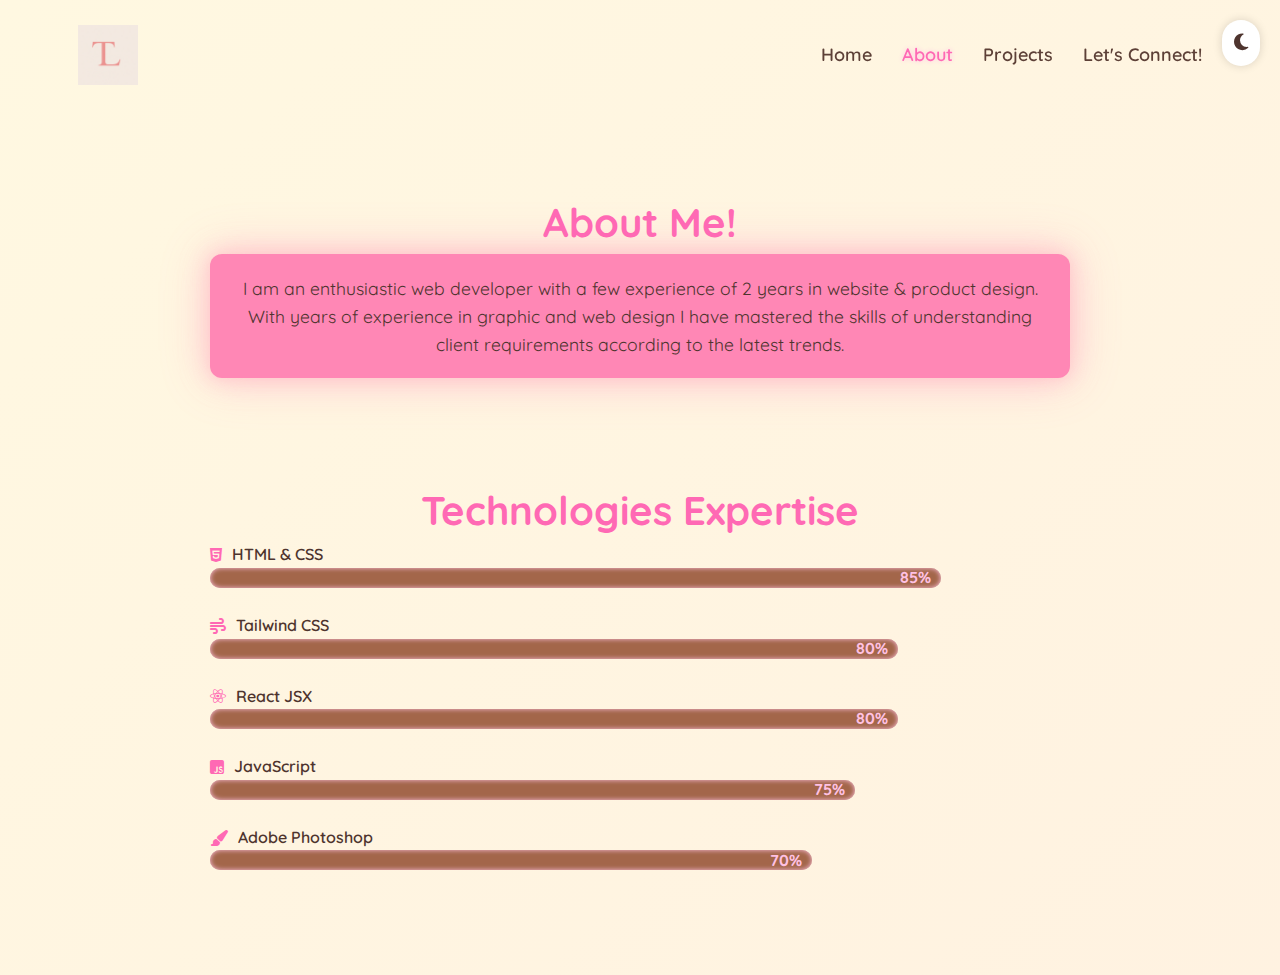
<file: about.html>
<!DOCTYPE html>
<html lang="en">
<head>
  <meta charset="UTF-8" />
  <meta name="viewport" content="width=device-width, initial-scale=1.0" />
  <title>About | Tracy Lara</title>
  <link href="https://fonts.googleapis.com/css2?family=Quicksand:wght@400;600;700&display=swap" rel="stylesheet">
  <link rel="stylesheet" href="https://cdnjs.cloudflare.com/ajax/libs/font-awesome/6.5.0/css/all.min.css">
  <link rel="stylesheet" href="style.css" />
</head>
<body>

  <header>
    <nav class="navbar">
      <img src="logo.png" alt="Logo" class="logo" />
      <ul class="nav-links">
        <li><a href="index.html">Home</a></li>
        <li><a href="#" class="active">About</a></li>
        <li><a href="projects.html">Projects</a></li>
        <li><a href="contacts.html">Let's Connect!</a></li>
      </ul>
    </nav>
  </header>

  <main>
    <section class="about">
      <h1>About Me!</h1>
      <p class="description">
        I am an enthusiastic web developer with a few experience of 2 years in website & product design. With years of experience in graphic and web design I have mastered the skills of understanding client requirements according to the latest trends.
      </p>
    </section>

    <section class="skills">
      <h2>Technologies Expertise</h2>

      <div class="skill">
        <label><i class="fab fa-html5"></i><span>HTML & CSS</span></label>
        <div class="bar html-css"></div>
      </div>

      <div class="skill">
        <label><i class="fas fa-wind"></i><span>Tailwind CSS</span></label>
        <div class="bar tailwind"></div>
      </div>

      <div class="skill">
        <label><i class="fab fa-react"></i><span>React JSX</span></label>
        <div class="bar react"></div>
      </div>

      <div class="skill">
        <label><i class="fab fa-js-square"></i><span>JavaScript</span></label>
        <div class="bar javascript"></div>
      </div>

      <div class="skill">
        <label><i class="fas fa-paint-brush"></i><span>Adobe Photoshop</span></label>
        <div class="bar photoshop"></div>
      </div>
    </section>
  </main>

  <button id="modeToggle"
    class="fixed top-5 right-5 z-50 bg-white dark:bg-[#2a211d] text-[#4e342e] dark:text-[#ffeb99] p-3 rounded-full shadow-lg transition hover:scale-105"
    aria-label="Toggle dark mode">
    <i id="modeIcon" class="fas fa-moon"></i>
  </button>

  <script>
    const bars = document.querySelectorAll('.bar');
    const options = { threshold: 0.5 };

    const revealBar = (bar, width) => {
      bar.style.width = width;
    };

    const observer = new IntersectionObserver((entries) => {
      entries.forEach(entry => {
        if (entry.isIntersecting) {
          if (entry.target.classList.contains('html-css')) revealBar(entry.target, '85%');
          if (entry.target.classList.contains('tailwind')) revealBar(entry.target, '80%');
          if (entry.target.classList.contains('react')) revealBar(entry.target, '80%');
          if (entry.target.classList.contains('javascript')) revealBar(entry.target, '75%');
          if (entry.target.classList.contains('photoshop')) revealBar(entry.target, '70%');
        }
      });
    }, options);

    bars.forEach(bar => {
      bar.style.width = '0';
      observer.observe(bar);
    });

    const toggleBtn = document.getElementById('modeToggle');
    const modeIcon = document.getElementById('modeIcon');
    const savedMode = localStorage.getItem('theme');
    const prefersDark = window.matchMedia('(prefers-color-scheme: dark)').matches;

    const applyTheme = (dark) => {
      document.body.classList.toggle('dark', dark);
      modeIcon.className = dark ? 'fas fa-sun' : 'fas fa-moon';
    };

    applyTheme(savedMode === 'dark' || (!savedMode && prefersDark));

    toggleBtn.addEventListener('click', () => {
      const isDark = document.body.classList.toggle('dark');
      localStorage.setItem('theme', isDark ? 'dark' : 'light');
      modeIcon.className = isDark ? 'fas fa-sun' : 'fas fa-moon';
    });
  </script>

</body>
</html>
</file>
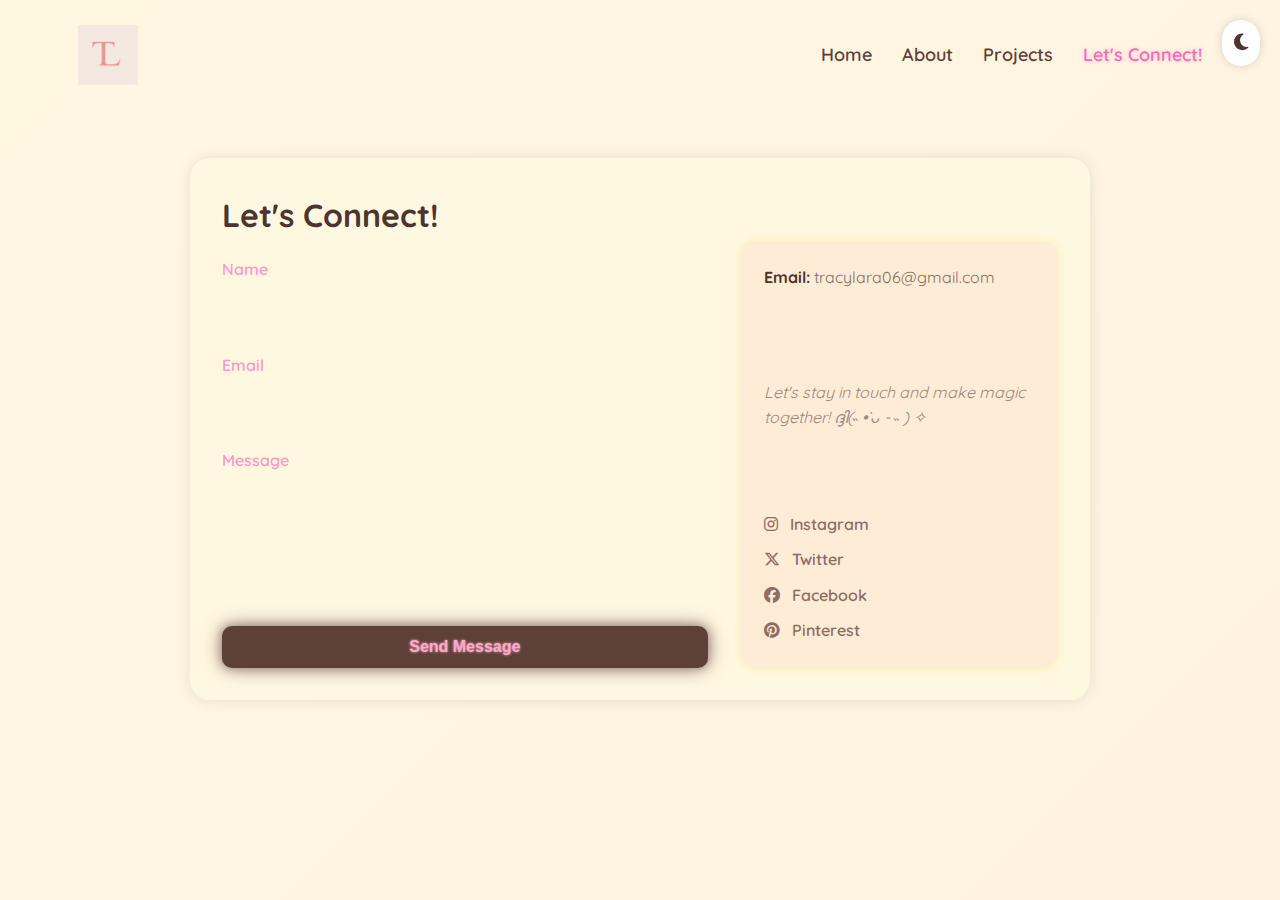
<file: contacts.html>
<!DOCTYPE html>
<html lang="en">
<head>
  <meta charset="UTF-8" />
  <meta name="viewport" content="width=device-width, initial-scale=1.0"/>
  <title>Get in Touch!</title>
  <link href="https://fonts.googleapis.com/css2?family=Quicksand:wght@400;600&display=swap" rel="stylesheet">
  <link rel="stylesheet" href="https://cdnjs.cloudflare.com/ajax/libs/font-awesome/6.5.0/css/all.min.css">
  <link rel="stylesheet" href="style.css">
</head>
<body>

  <button id="modeToggle" aria-label="Toggle dark/light mode">
    <i class="fas fa-moon"></i>
  </button>

  <header class="navbar">
    <img src="logo.png" alt="Logo" class="logo" />
    <nav>
      <ul class="nav-links">
        <li><a href="index.html">Home</a></li>
        <li><a href="about.html">About</a></li>
        <li><a href="projects.html">Projects</a></li>
        <li><a href="contacts.html" class="active">Let's Connect!</a></li>
      </ul>
    </nav>
  </header>

  <section class="contact-section">
    <h1 class="heading">Let's Connect!</h1>

    <div class="contact-container">
      <form class="contact-form" id="contactForm">
        <label for="name">Name</label>
        <input type="text" id="name" name="name" placeholder="Enter your name" required>

        <label for="email">Email</label>
        <input type="email" id="email" name="email" placeholder="Enter your email" required>

        <label for="message">Message</label>
        <textarea id="message" name="message" rows="5" placeholder="Write your message..." required></textarea>

        <button type="submit">Send Message</button>
      </form>

      <div class="contact-info">
        <p><strong>Email:</strong> <span class="email-placeholder">tracylara06@gmail.com</span></p>
        <p class="connect-quote">Let's stay in touch and make magic together! ദ്ദി(˵ •̀ ᴗ - ˵ ) ✧</p>
        <div class="socials">
          <a href="https://www.instagram.com/yeourvalentine?igsh=ZDR1ZGc1dGY4aDN4&utm_source=qr" class="social-link"><i class="fab fa-instagram"></i> Instagram</a>
          <a href="https://x.com/t___rexy" class="social-link"><i class="fab fa-x-twitter"></i> Twitter</a>
          <a href="https://www.facebook.com/kim.tracy.7796/" class="social-link"><i class="fab fa-facebook"></i> Facebook</a>
          <a href="https://pin.it/4xMpVM5tc" class="social-link"><i class="fab fa-pinterest"></i> Pinterest</a>
        </div>
      </div>
    </div>
  </section>

  <script>
    document.getElementById('contactForm').addEventListener('submit', function (e) {
      e.preventDefault();
      alert('Message sent! (This is a placeholder — connect to backend to make functional)');
    });

    const toggle = document.getElementById('modeToggle');
    const icon = toggle.querySelector('i');

    toggle.addEventListener('click', () => {
      document.body.classList.toggle('dark');
      icon.classList.toggle('fa-moon');
      icon.classList.toggle('fa-sun');
    });
  </script>
</body>
</html>
</file>
<file: style.css>
* {
  margin: 0;
  padding: 0;
  box-sizing: border-box;
}

body {
  font-family: 'Quicksand', sans-serif;
  background: linear-gradient(135deg, #fff8e1, #ffe0e0);
  background-size: 400% 400%;
  animation: bgFlow 15s ease infinite;
  color: #4e342e;
  transition: background 0.5s, color 0.5s;
  line-height: 1.6;
  padding: 0 1rem;
}

body.dark {
  background: linear-gradient(135deg, #1c1b1a, #2a211d);
  color: #ffeb99;
}

body.dark h1,
body.dark h2,
body.dark h3,
body.dark p,
body.dark a,
body.dark .tech-text,
body.dark .fade-in,
body.dark .modal-content,
body.dark .description,
body.dark .skills h2,
body.dark .skill label,
body.dark .bar::after,
body.dark .nav-links a,
body.dark .email-placeholder,
body.dark .connect-quote,
body.dark .social-link {
  color: #ffeb99;
}

body.dark a:hover,
body.dark .nav-links a:hover,
body.dark .nav-links a.active,
body.dark .social-link:hover {
  color: #ff69b4;
  text-shadow: 0 0 5px #ff69b4;
}

#modeToggle {
  position: fixed;
  top: 1.25rem;
  right: 1.25rem;
  z-index: 9999;
  font-size: 1.2rem;
  background-color: white;
  color: #4e342e;
  padding: 0.75rem;
  border-radius: 9999px;
  box-shadow: 0 0 10px rgba(0, 0, 0, 0.15);
  border: none;
  cursor: pointer;
  transition: all 0.3s ease;
}

#modeToggle i {
  transition: transform 0.3s ease;
}

#modeToggle:hover i {
  transform: rotate(15deg);
}

body.dark #modeToggle {
  background-color: #2a211d;
  color: #ffeb99;
}


.navbar {
  display: flex;
  justify-content: space-between;
  align-items: center;
  padding: 25px 5%;
  flex-wrap: wrap;
  position: sticky;
  top: 0;
  z-index: 10;
  background-color: transparent;
}

.logo {
  height: 60px;
}

.nav-links {
  display: flex;
  gap: 30px;
  list-style: none;
}

.nav-links a {
  text-decoration: none;
  color: #5d4037;
  font-weight: 600;
  font-size: 18px;
  transition: color 0.3s ease;
}

.nav-links a:hover,
.nav-links a.active {
  color: #ff69b4;
  text-shadow: 0 0 5px #ffc1e3;
}

.typing {
  display: inline-block;
  overflow: hidden;
  white-space: nowrap;
  border-right: 2px solid #a3764d;
  animation: typing 3.5s steps(38, end) forwards, blink 0.8s step-start infinite;
  color: #a3764d;
}

body.dark .typing {
  border-right-color: #ffeb99;
  color: #ffeb99;
}

.moving-line {
  width: 260px;
  height: 6px;
  background: radial-gradient(circle, #ffc1e3, #ff69b4);
  border-radius: 5px;
  box-shadow: 0 0 15px #ff69b4;
  animation: slideIn 2s ease-in-out forwards, pulseGlow 2.5s ease-in-out infinite;
  margin-top: 6px;
}

body.dark .moving-line {
  background: radial-gradient(circle, #ffc1e3, #ff69b4);
  box-shadow: 0 0 25px #ff69b4;
}

.cta-button {
  margin-top: 20px;
  background-color: #6d4c41;
  color: #fff;
  box-shadow: 0 0 10px rgba(255, 105, 180, 0.3);
  transition: all 0.3s ease;
}

.cta-button:hover {
  transform: scale(1.05);
  background-color: #ffb6c1;
  color: #4e342e;
  box-shadow: 0 0 20px #ff69b4, 0 0 35px #ffc1e3;
}

body.dark .cta-button {
  background-color: #ff69b4;
  color: #1c1b1a;
}

body.dark .cta-button:hover {
  background-color: #fff176;
  color: #ff69b4;
  box-shadow: 0 0 15px #ffeb99, 0 0 30px #fff176;
}

.hero-glow-border {
  position: relative;
  padding: 6px;
  border-radius: 1rem;
  z-index: 0;
}

.hero-glow-border::before {
  content: '';
  position: absolute;
  inset: 0;
  border-radius: 1rem;
  padding: 3px;
  background: linear-gradient(90deg, #ffeb99, #ffc1e3, #a0522d, #ffeb99);
  background-size: 400%;
  animation: glowFlow 6s linear infinite;
  z-index: -1;

  mask: linear-gradient(#fff 0 0) content-box, linear-gradient(#fff 0 0);
  -webkit-mask: linear-gradient(#fff 0 0) content-box, linear-gradient(#fff 0 0);
  mask-composite: exclude;
  -webkit-mask-composite: destination-out;

  box-shadow: 0 0 10px #ffc1e3, 0 0 20px #ffeb99, 0 0 30px #a0522d;
}

.hero-img {
  border-radius: 1rem;
  opacity: 0;
  animation: fadeInMove 1s ease-out 0.3s forwards;
}

.fade-in {
  opacity: 0;
  transform: translateY(20px);
  animation: fadeInMove 1s ease-out forwards;
}


.about,
.skills {
  max-width: 900px;
  margin: 60px auto;
  padding: 20px;
  text-align: center;
}

.about h1,
.skills h2 {
  font-size: 2.5rem;
  color: #ff69b4;
}

.about .description {
  font-size: 1.1rem;
  background: #ff87b5;
  padding: 20px;
  border-radius: 12px;
  color: #4e342e;
  box-shadow:
    0 0 15px rgba(255, 182, 193, 0.5),
    0 0 30px rgba(255, 192, 203, 0.4),
    0 0 50px rgba(255, 105, 180, 0.3);
  transition: box-shadow 0.5s ease;
}

.about .description:hover {
  box-shadow:
    0 0 20px rgba(255, 182, 193, 0.6),
    0 0 35px rgba(255, 192, 203, 0.5),
    0 0 60px rgba(255, 105, 180, 0.4);
}

.skill {
  margin-bottom: 25px;
  text-align: left;
}

.skill label {
  display: flex;
  align-items: center;
  gap: 10px;
  font-weight: 600;
  color: #4e342e;
}

.skill label i {
  color: #ff69b4;
}

.bar {
  height: 20px;
  background-color: #a3664a;
  border-radius: 10px;
  overflow: hidden;
  transition: width 2s ease-out;
  box-shadow: inset 0 0 5px #ffc1e3;
  position: relative;
}

.bar::after {
  position: absolute;
  right: 10px;
  top: 0;
  bottom: 0;
  display: flex;
  align-items: center;
  font-weight: bold;
  color: #ffc1e3;
}

.bar.html-css::after { content: '85%'; }
.bar.tailwind::after { content: '80%'; }
.bar.react::after { content: '80%'; }
.bar.javascript::after { content: '75%'; }
.bar.photoshop::after { content: '70%'; }


.glow-frame {
  position: relative;
  border-radius: 1rem;
  overflow: hidden;
  transition: background-color 0.3s ease;
}

.glow-frame::before {
  content: "";
  position: absolute;
  top: -50%;
  left: -50%;
  width: 200%;
  height: 200%;
  background: conic-gradient(from 0deg, #ffeb99, #ffc1e3, #a0522d, #ffeb99);
  animation: spin 6s linear infinite;
  z-index: 0;
  filter: drop-shadow(0 0 10px #ffc1e3)
          drop-shadow(0 0 20px #ffeb99)
          drop-shadow(0 0 30px #a0522d);
  pointer-events: none;
}

.glow-frame::after {
  content: "";
  position: absolute;
  inset: 4px;
  background-color: #fff9f3;
  border-radius: 0.75rem;
  z-index: 1;
  transition: background-color 0.3s ease;
}

body.dark .glow-frame::after {
  background-color: #2a211d;
}

.glow-frame > * {
  position: relative;
  z-index: 2;
}

.project-button {
  display: none;
}

.glow-frame:hover .project-button {
  display: inline-block;
  animation: fadeIn 0.4s ease-in-out forwards;
}

.modal {
  position: fixed;
  inset: 0;
  display: flex;
  align-items: center;
  justify-content: center;
  background-color: rgba(0, 0, 0, 0.7);
  z-index: 50;
}

.modal-content {
  background: rgb(255, 134, 190);
  padding: 2rem;
  border-radius: 1rem;
  max-width: 500px;
  width: 100%;
  box-shadow: 0 0 25px rgba(0, 0, 0, 0.2);
  animation: fadeIn 0.3s ease;
  position: relative;
}

.modal-content h3 {
  font-size: 1.25rem;
  font-weight: bold;
  margin-bottom: 1rem;
}

.modal-content img {
  width: 100%;
  border-radius: 10px;
  margin-bottom: 1rem;
}

.modal-content a {
  color: #7e5c35;
  font-weight: 600;
  text-decoration: underline;
}

.close {
  position: absolute;
  top: 0.75rem;
  right: 1rem;
  font-size: 1.5rem;
  color: #888;
  background: none;
  border: none;
  cursor: pointer;
}

.contact-section {
  max-width: 900px;
  margin: 3rem auto;
  padding: 2rem;
  background: #fff8e1;
  border-radius: 20px;
  box-shadow: 0 0 15px rgba(0, 0, 0, 0.1);
  animation: fadeIn 1s ease-in;
}

.contact-container {
  display: flex;
  gap: 2rem;
  flex-wrap: wrap;
  justify-content: space-between;
}

body.dark .contact-section {
  background-color: #2a211d;
}

.contact-form {
  flex: 1 1 55%;
  display: flex;
  flex-direction: column;
}

.contact-form label {
  font-weight: 600;
  margin-top: 1rem;
  color: #ff99c8;
}

.contact-form input,
.contact-form textarea {
  padding: 0.75rem;
  border: 2px solid #f8bbd0;
  border-radius: 10px;
  margin-top: 0.5rem;
  font-size: 1rem;
  background-color: #fff0f5;
  transition: border-color 0.3s;
  opacity: 0;
  animation: fadeInField 1s ease forwards;
  animation-delay: 0.3s;
}

.contact-form textarea {
  resize: vertical;
  height: 120px;
}

.contact-form input:focus,
.contact-form textarea:focus {
  border-color: #d36b8a;
  outline: none;
}

.contact-form button {
  margin-top: 1.5rem;
  padding: 0.75rem;
  border: none;
  background-color: #5d4037; 
  color: #ffa9ca;
  font-weight: 600;
  border-radius: 10px;
  cursor: pointer;
  font-size: 1rem;
  text-shadow: 0 0 3px #ffa9ca;
  box-shadow: 0 0 10px #a1887f, 0 0 20px #a1887f;
  transition: transform 0.2s, box-shadow 0.3s ease-in-out;
}

.contact-form button:hover {
  transform: scale(1.05);
  box-shadow: 0 0 15px #d7ccc8, 0 0 25px #ffccbc;
}

body.dark .contact-form button {
  background-color: #ff69b4;
  color: #1e1b1a;
  box-shadow: 0 0 10px #ff69b4, 0 0 20px #ffc1e3;
}


.contact-info {
  flex: 1 1 35%;
  background-color: #ffecd6;
  border-radius: 15px;
  padding: 1.5rem;
  box-shadow: 0 0 10px #ffecb3;
  display: flex;
  flex-direction: column;
  justify-content: space-between;
  animation: fadeIn 1.4s ease-in;
}

body.dark .contact-info {
  background-color: #352620;
  color: #ffeb99;
  box-shadow: 0 0 20px rgba(255, 255, 255, 0.05);
}

.email-placeholder {
  color: #8d6e63;
}

.connect-quote {
  font-style: italic;
  color: #a1887f;
  font-size: 1rem;
  margin-top: 1.5rem;
  text-align: left;
}

.socials {
  margin-top: 1rem;
  display: flex;
  flex-direction: column;
  gap: 10px;
}

.social-link {
  color: #8d6e63;
  text-decoration: none;
  font-weight: 600;
  transition: all 0.3s;
}

.social-link:hover {
  color: #ff69b4;
  transform: translateX(5px);
}

.social-link i {
  margin-right: 8px;
}

body.dark .social-link,
body.dark .email-placeholder,
body.dark .connect-quote {
  color: #ffeb99;
}

@media (max-width: 768px) {
  .contact-section {
    flex-direction: column;
  }
}
@keyframes typing {
  from { width: 0; }
  to { width: 100%; }
}

@keyframes blink {
  50% { border-color: transparent; }
}

@keyframes slideIn {
  0% { transform: translateX(-200%); opacity: 0; }
  100% { transform: translateX(0); opacity: 1; }
}

@keyframes pulseGlow {
  0%, 100% {
    box-shadow: 0 0 10px #ff69b4, 0 0 20px #ffc1e3;
  }
  50% {
    box-shadow: 0 0 25px #ff69b4, 0 0 35px #ffc1e3;
  }
}

@keyframes bgFlow {
  0%   { background-position: 0% 50%; }
  50%  { background-position: 100% 50%; }
  100% { background-position: 0% 50%; }
}

@keyframes fadeInMove {
  to { opacity: 1; transform: translateY(0); }
}

@keyframes glowFlow {
  0% { background-position: 0% 50%; }
  100% { background-position: 400% 50%; }
}

@keyframes fadeIn {
  from { opacity: 0; transform: translateY(20px); }
  to { opacity: 1; transform: translateY(0); }
}

@keyframes fadeInField {
  to { opacity: 1; }
}

@media (max-width: 768px) {
  .navbar {
    flex-direction: column;
    align-items: flex-start;
  }

  .nav-links {
    flex-direction: column;
    gap: 15px;
    margin-top: 10px;
  }

  .about h1,
  .skills h2,
  .heading {
    font-size: 2rem;
  }

  .about .description,
  .bar {
    font-size: 1rem;
    height: 16px;
  }

  .contact-container {
    flex-direction: column;
  }
}

@media (max-width: 480px) {
  .logo {
    height: 50px;
  }

  .nav-links a {
    font-size: 16px;
  }
}
</file>
